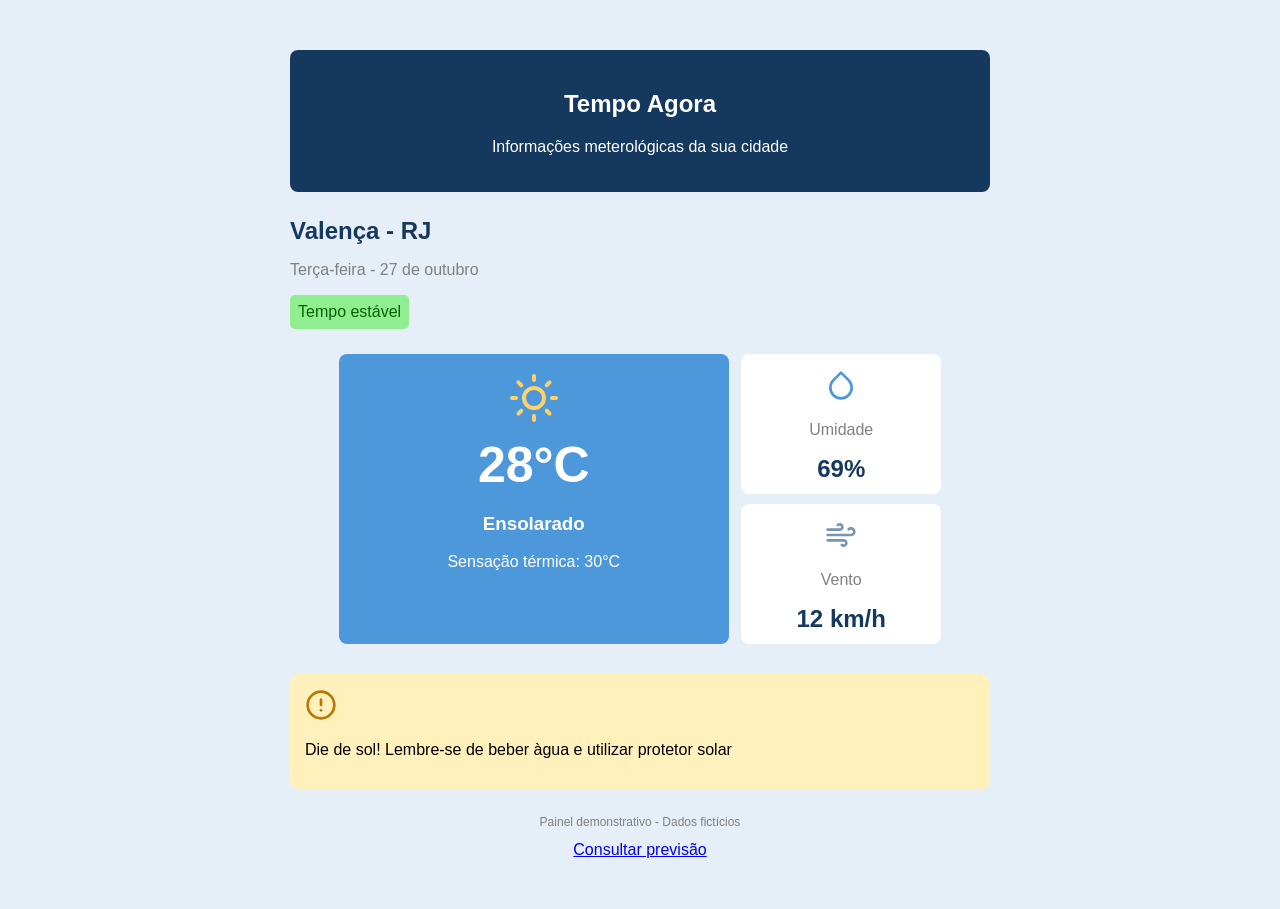
<file: Display/index.html>
<!DOCTYPE html>
<html lang="pt-BR">

<head>
    <meta charset="UTF-8">
    <meta name="viewport" content="width=device-width, initial-scale=1.0">
    <link rel="stylesheet" href="style.css">
    <title>Display</title>
</head>

<body>

    <main class="container">
        <section class="cabecalho">
            <h1>Tempo Agora</h1>
            <p>Informações meterológicas da sua cidade</p>
        </section>

        <section class="cidade">
            <h2>Valença - RJ</h2>
            <p>Terça-feira - 27 de outubro</p>
            <span>Tempo estável</span>
        </section>

        <section class="previsao">
            <div class="temperatura">
                <img src="assets/sun.svg" alt="Ìcone do sol" />
                <h1>28°C</h1>
                <h3>Ensolarado</h3>
                <p>Sensação térmica: 30°C</p>
            </div>

            <div class="detalhes">
                <article class="informacao">
                    <img src="assets/droplet.svg" alt="Ìcone de umidade" />
                    <p>Umidade</p>
                    <h2>69%</h2>
                </article>

                <article class="informacao">
                    <img src="assets/wind.svg" alt="Ìcone de vento" />
                    <p>Vento</p>
                    <h2>12 km/h</h2>
                </article>
            </div>
        </section>

        <section class="dica">
            <img src="assets/alert-circle.svg" alt="Ìcone de alerta" />
            <p>
                Die de sol! Lembre-se de beber
                àgua e utilizar protetor solar
            </p>
        </section>

        <section class="rodape">
            <p>Painel demonstrativo - Dados fictícios</p>

            <a href="https://www.climatempo.com.br/" target="_blank" rel="noopener noreferrer">
                Consultar previsão
            </a>

        </section>
    </main>

</body>

</html>
</file>
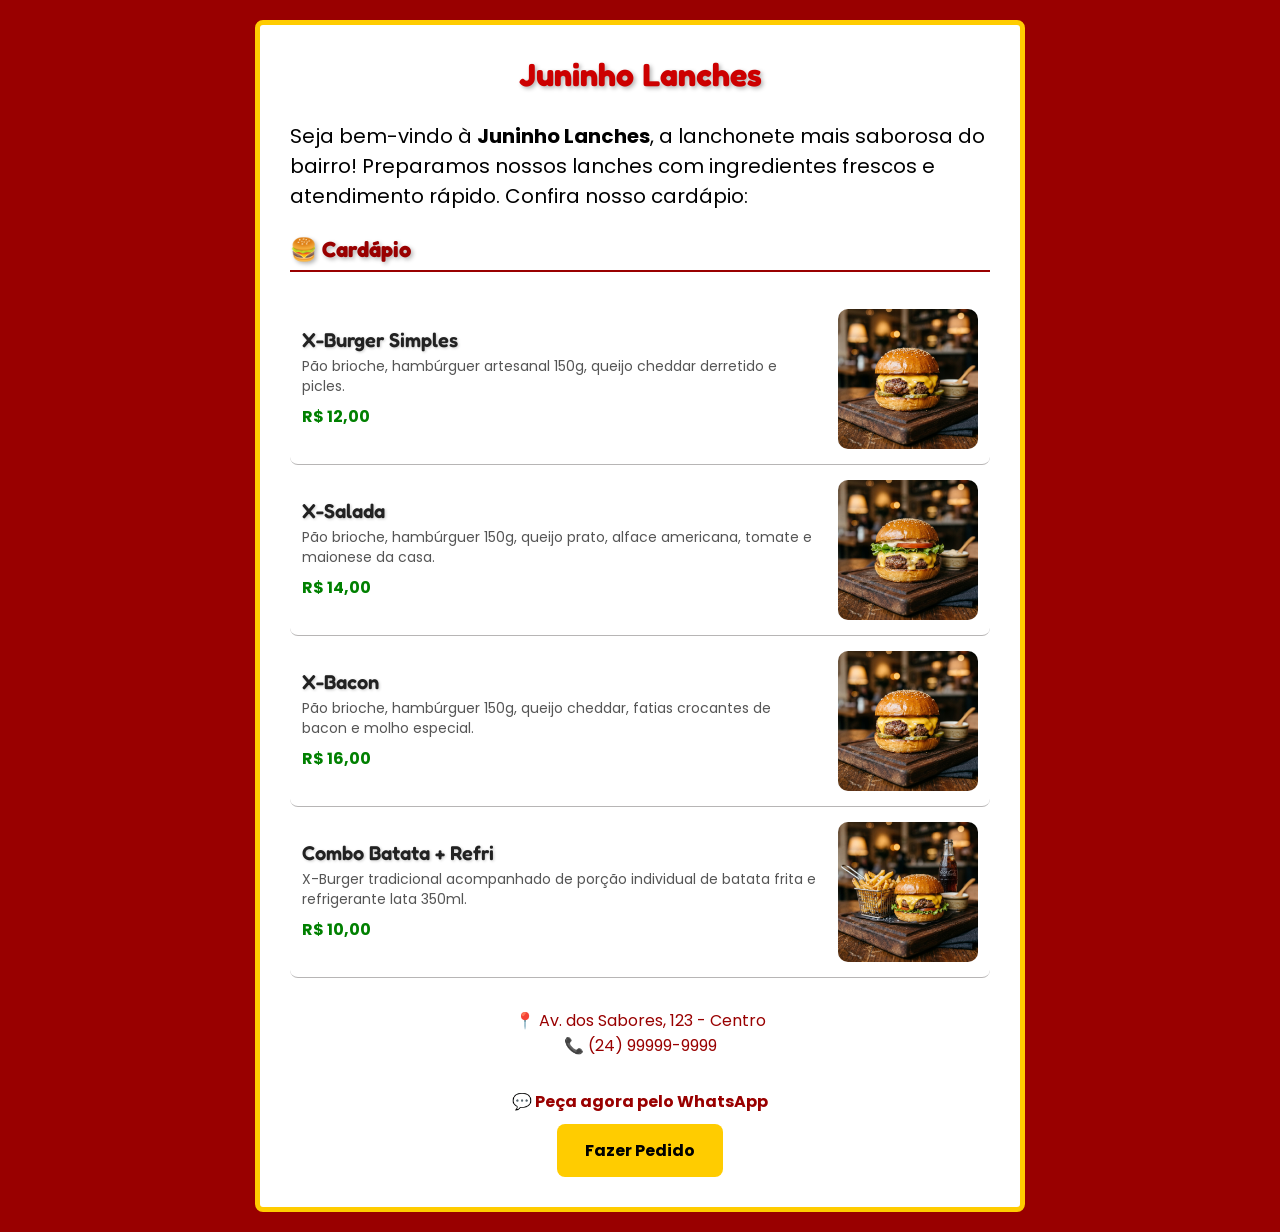
<file: Juninho Lanches/index.html>
<!DOCTYPE html>
<html lang="pt-BR">
<head>
    <meta charset="UTF-8">
    <meta name="viewport" content="width=device-width, initial-scale=1.0">
    <link rel="preconnect" href="https://fonts.googleapis.com">
    <link rel="preconnect" href="https://fonts.gstatic.com" crossorigin>
    <link href="https://fonts.googleapis.com/css2?family=Fredoka:wght@600;700&family=Poppins:wght@400;600;700&display=swap" rel="stylesheet">

    <link rel="stylesheet" href="style.css">
    <title>Juninho Lanches</title>
</head>
<body>
    <div class="container">

        <h2>Juninho Lanches</h2>

        <p class="sub-titulo">Seja bem-vindo à <strong>Juninho Lanches</strong>, 
        a lanchonete mais saborosa do bairro! Preparamos nossos lanches com ingredientes 
        frescos e atendimento rápido. Confira nosso cardápio:</p>

        <h3>🍔 Cardápio</h3>

        <div class="item-cardapio">
            <div class="info-lanche">
                <span class="nome-lanche">X-Burger Simples</span>
                <p class="descricao">Pão brioche, hambúrguer artesanal 150g, queijo cheddar derretido e picles.</p>
                <span class="preco">R$ 12,00</span>
            </div>
            <img src="assets/X-Burger.jpg" alt="X-Burger">
        </div>

        <div class="item-cardapio">
            <div class="info-lanche">
                <span class="nome-lanche">X-Salada</span>
                <p class="descricao">Pão brioche, hambúrguer 150g, queijo prato, alface americana, tomate e maionese da casa.</p>
                <span class="preco">R$ 14,00</span>
            </div>
            <img src="assets/X-Salada.jpg" alt="X-Salada">
        </div>

        <div class="item-cardapio">
            <div class="info-lanche">
                <span class="nome-lanche">X-Bacon</span>
                <p class="descricao">Pão brioche, hambúrguer 150g, queijo cheddar, fatias crocantes de bacon e molho especial.</p>
                <span class="preco">R$ 16,00</span>
            </div>
            <img src="assets/X-Bacon.jpg" alt="X-Bacon">
        </div>

        <div class="item-cardapio">
            <div class="info-lanche">
                <span class="nome-lanche">Combo Batata + Refri</span>
                <p class="descricao">X-Burger tradicional acompanhado de porção individual de batata frita e refrigerante lata 350ml.</p>
                <span class="preco">R$ 10,00</span>
            </div>
            <img src="assets/Combo.jpg" alt="Combo">
        </div>

        <p class="endereco">
            📍 Av. dos Sabores, 123 - Centro <br> 📞 (24) 99999-9999
        </p>

        <h4>💬 Peça agora pelo WhatsApp</h4>

        <a href="https://wa.me/99999-9999" target="_blank" style="text-decoration: none;">
            <button>Fazer Pedido</button>
        </a>

    </div>
</body>
</html>
</file>
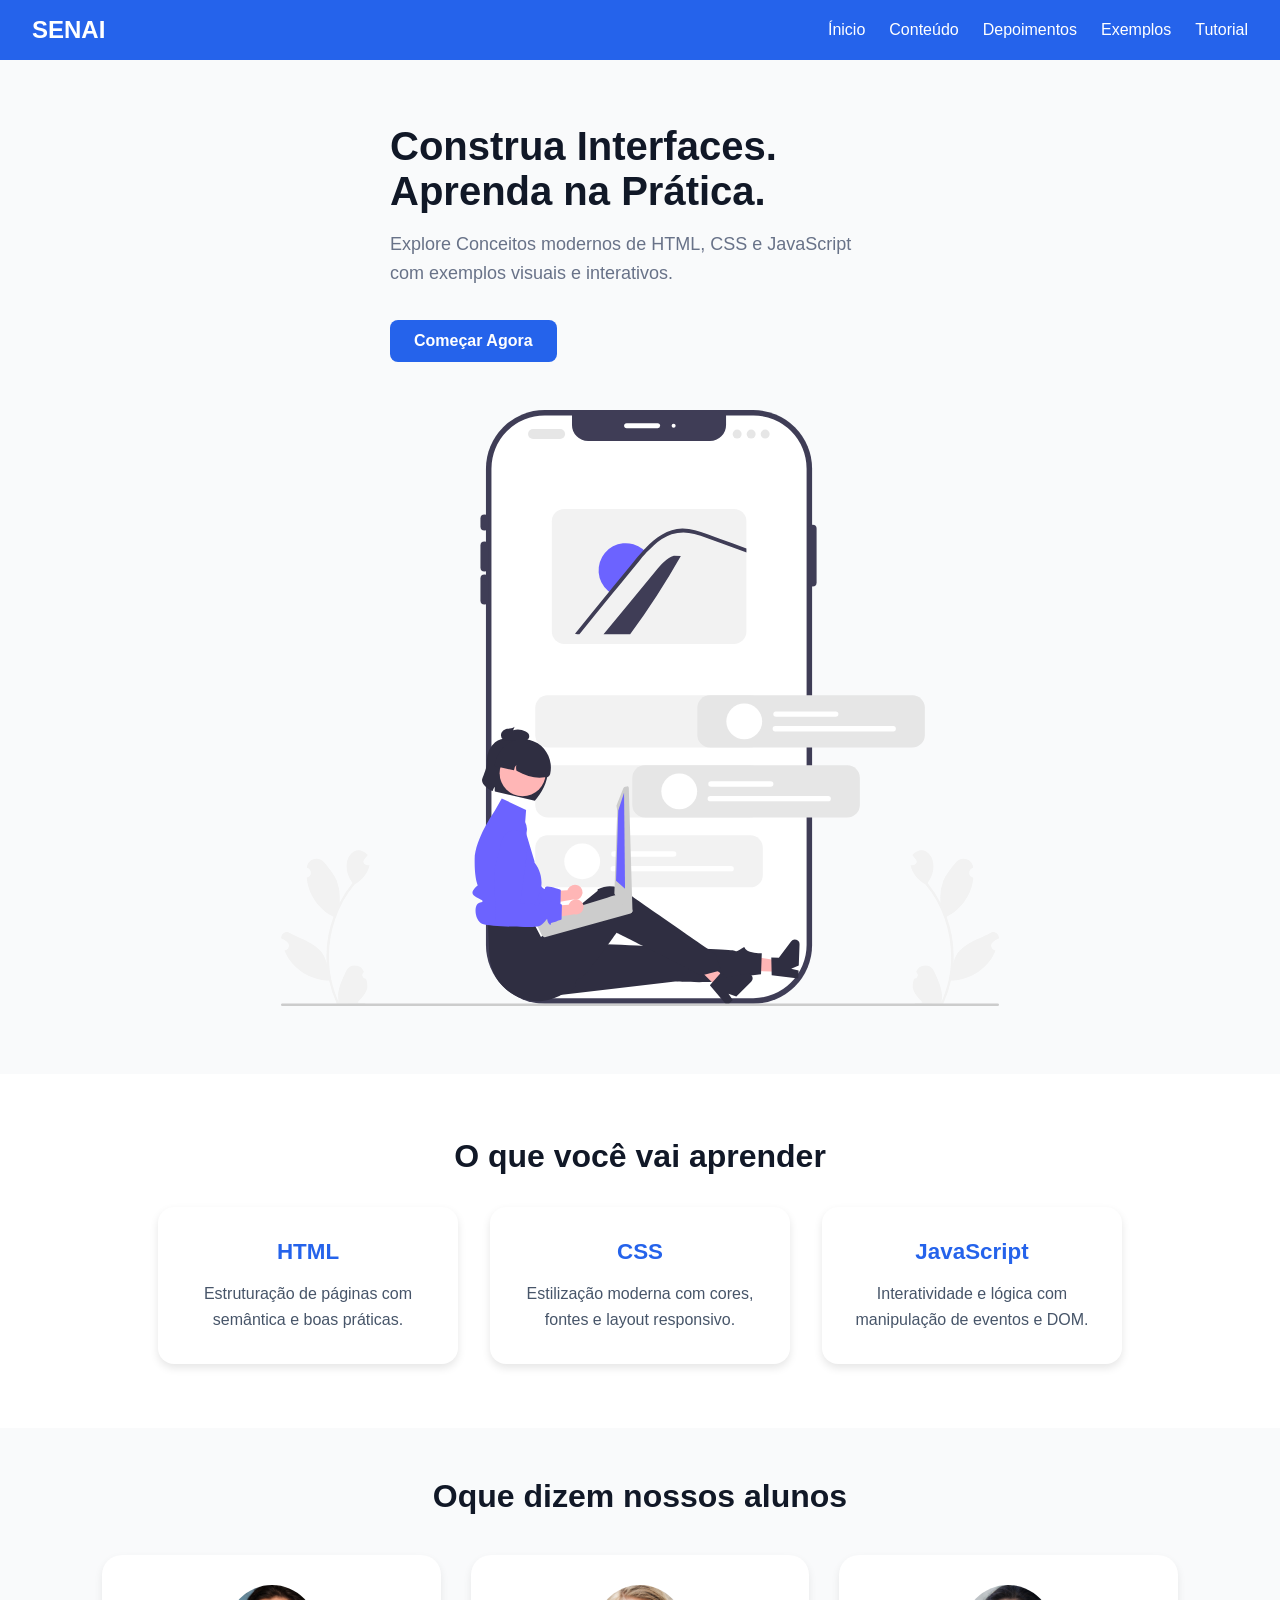
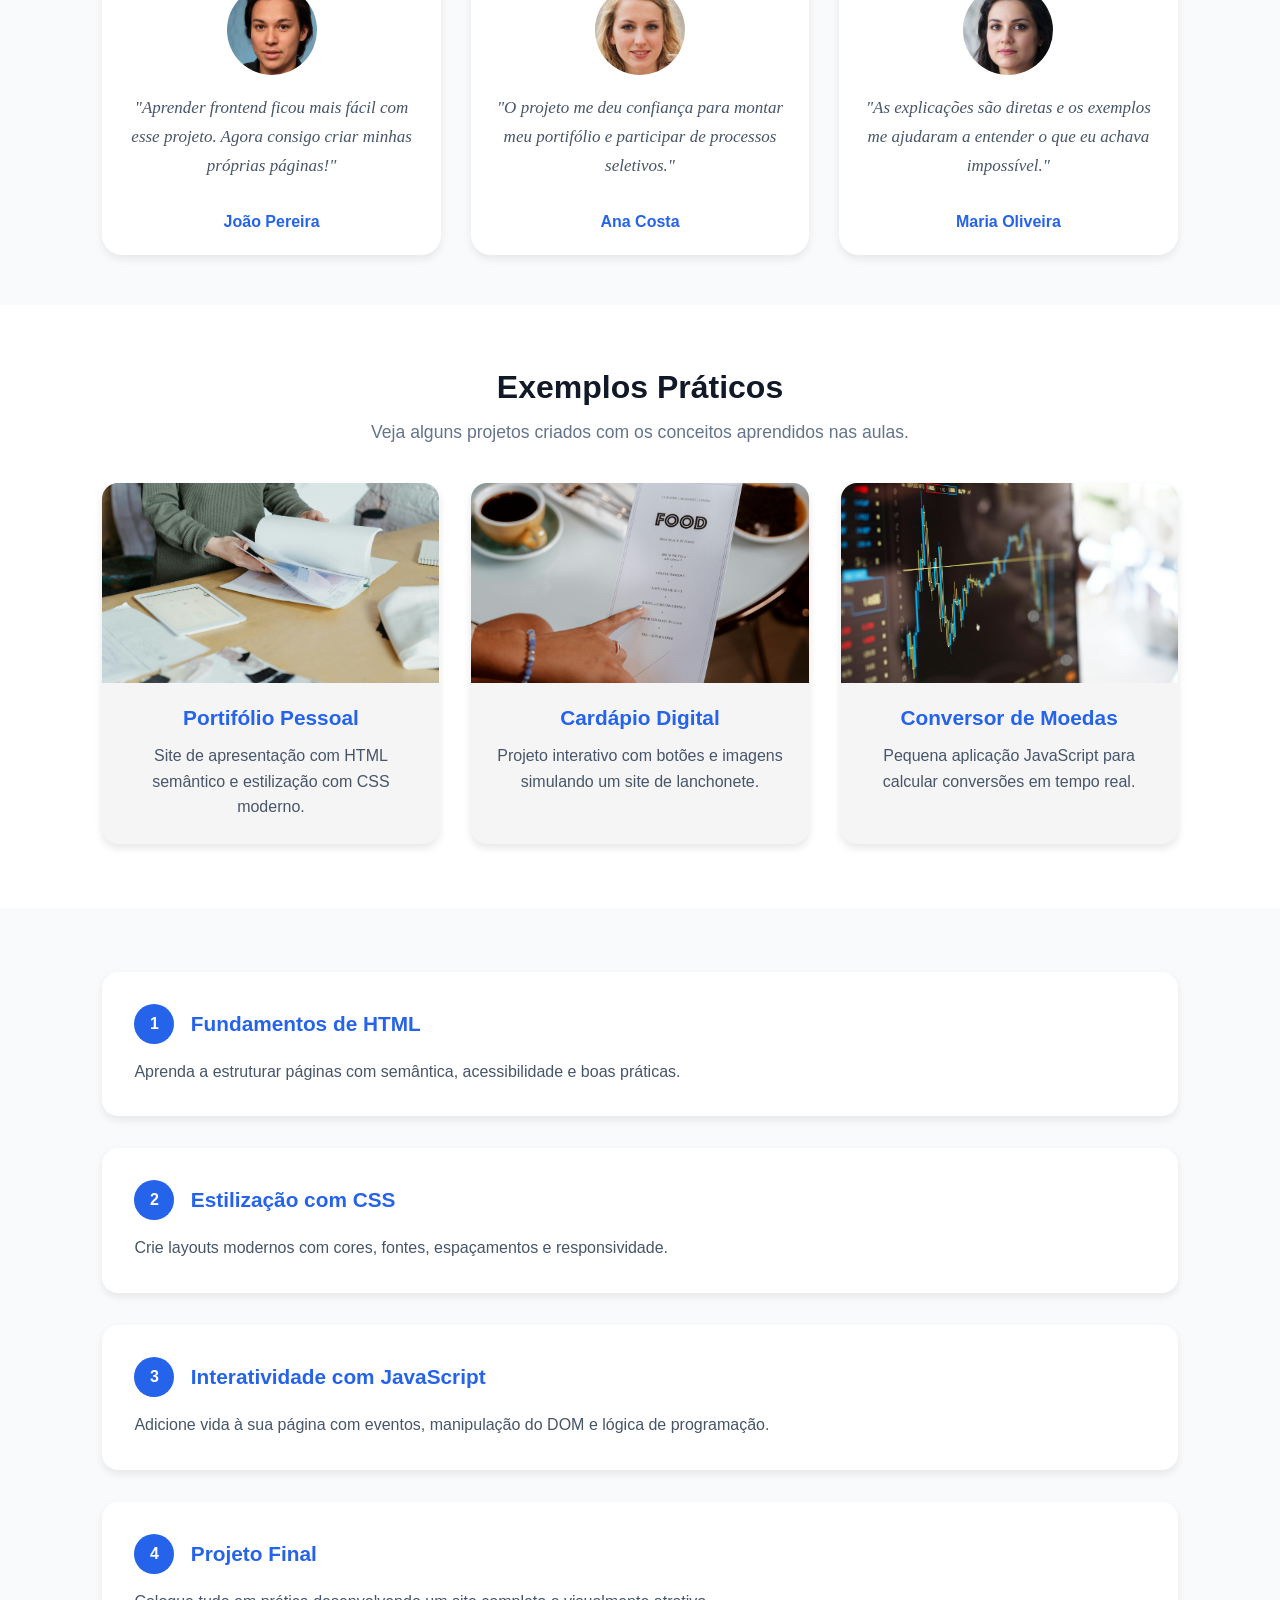
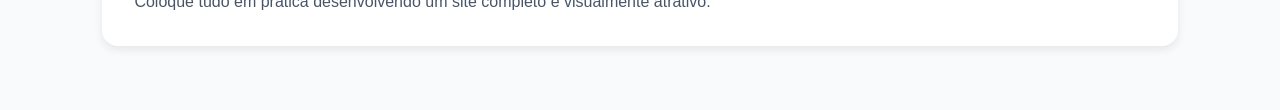
<file: lending-page/index.html>
<!DOCTYPE html>
<html lang="pt-BR">

<head>
    <meta charset="UTF-8">
    <meta name="viewport" content="width=device-width, initial-scale=1.0">
    <title>SENAI</title>
    <link rel="icon" href="assets/aluno1.jpg" type="image">
    <link rel="stylesheet" href="style.css">
</head>

<body>
    <nav class="navbar">
        <div class="logo">SENAI</div>

        <button class="menu-toggle" aria-label="Abrir menu">
            <span class="bar"></span>
            <span class="bar"></span>
            <span class="bar"></span>
        </button>

        <ul class="nav-links">
            <li><a href="#">Ínicio</a></li>
            <li><a href="#">Conteúdo</a></li>
            <li><a href="#">Depoimentos</a></li>
            <li><a href="#">Exemplos</a></li>
            <li><a href="#">Tutorial</a></li>
        </ul>
    </nav>

    <main>

        <section class="hero">
            <div class="hero-texto">
                <h1>Construa Interfaces. Aprenda na Prática.</h1>
                <p>Explore Conceitos modernos de HTML, CSS e JavaScript
                    com exemplos visuais e interativos.
                </p>
                <a href="https://wa.me/5599999993" class="btn-cta" target="_blank" rel="noopener noreferrer">Começar
                    Agora</a>
            </div>

            <div class="hero-iamgem">
                <img src="assets/hero-illustration.svg" alt="Foto de um Design">
            </div>
        </section>

        <section class="conteudo">
            <h2>O que você vai aprender</h2>
            <div class="cards">
                <div class="card">
                    <h3>HTML</h3>
                    <p>Estruturação de páginas com semântica e boas práticas.</p>
                </div>
                <div class="card">
                    <h3>CSS</h3>
                    <p>Estilização moderna com cores, fontes e layout responsivo.</p>
                </div>
                <div class="card">
                    <h3>JavaScript</h3>
                    <p>Interatividade e lógica com manipulação de eventos e DOM.</p>
                </div>
            </div>
        </section>

        <section class="depoimentos">
            <h2>Oque dizem nossos alunos</h2>
            <div class="depoimentos-grid">
                <div class="depoimento">
                    <img src="assets/aluno1.jpg" alt="Foto do aluno João">
                    <p>"Aprender frontend ficou mais fácil com esse projeto.
                        Agora consigo criar minhas próprias páginas!"</p>
                    <span>João Pereira</span>
                </div>
                <div class="depoimento">
                    <img src="assets/aluno3.png" alt="Foto da aluna Ana">
                    <p>"O projeto me deu confiança para montar meu portifólio e participar de
                        processos seletivos."</p>
                    <span>Ana Costa</span>
                </div>
                <div class="depoimento">
                    <img src="assets/aluno2.jpg" alt="Foto da aluna Maria">
                    <p>"As explicações são diretas e os exemplos me ajudaram a entender
                        o que eu achava impossível."</p>
                    <span>Maria Oliveira</span>
                </div>
            </div>
        </section>

        <section class="exemplos">
            <h2>Exemplos Práticos</h2>
            <p class="exemplos-descricao">Veja alguns projetos criados com os conceitos aprendidos nas aulas.</p>
            <div class="exemplos-grid">
                <div class="exemplo-card">
                    <img src="assets/exemplo1.jpg" alt="Exemplo de página html">
                    <h3>Portifólio Pessoal</h3>
                    <p>Site de apresentação com HTML semântico e estilização com CSS moderno.</p>
                </div>
                <div class="exemplo-card">
                    <img src="assets/exemplo2.jpg" alt="Exemplo de cardápio digital">
                    <h3>Cardápio Digital</h3>
                    <p>Projeto interativo com botões e imagens simulando um site de lanchonete.</p>
                </div>
                <div class="exemplo-card">
                    <img src="assets/exemplo3.jpg" alt="Exemplo de conversor de moedas">
                    <h3>Conversor de Moedas</h3>
                    <p>Pequena aplicação JavaScript para calcular conversões em tempo real.</p>
                </div>
            </div>
        </section>

        <section class="aprendizados">
            <div class="aprendizado">
                <span class="numero">1</span>
                <h3>Fundamentos de HTML</h3>
                <p>Aprenda a estruturar páginas com semântica, acessibilidade e boas práticas.</p>
            </div>

            <div class="aprendizado">
                <span class="numero">2</span>
                <h3>Estilização com CSS</h3>
                <p>Crie layouts modernos com cores, fontes, espaçamentos e responsividade.</p>
            </div>

            <div class="aprendizado">
                <span class="numero">3</span>
                <h3>Interatividade com JavaScript</h3>
                <p>Adicione vida à sua página com eventos, manipulação do DOM e lógica de programação.</p>
            </div>

            <div class="aprendizado">
                <span class="numero">4</span>
                <h3>Projeto Final</h3>
                <p>Coloque tudo em prática desenvolvendo um site completo e visualmente atrativo.</p>
            </div>
        </section>

    </main>

    <script>
        const toggle = document.querySelector(".menu-toggle");
        const navLinks = document.querySelector(".nav-links");

        toggle.addEventListener("click", () => {
            toggle.classList.toggle("active");
            navLinks.classList.toggle("show");
        });
    </script>

</body>

</html>
</file>
<file: Display/style.css>
body {
    font-family: 'Segoe UI', Tahoma, Geneva, Verdana, sans-serif;
    background-color: #e6eef7;
}

.container {
    width: 700px;
    margin: 30px auto;
    padding: 20px;
}

.cabecalho {
    background-color: #15385f;
    color: #fff;
    text-align: center;
    padding: 20px;
    border-radius: 8px;
}

.cidade {
    margin: 25px 0;
}

.cidade h2 {
    color: #15385f;
    margin-bottom: 5px;
}

.cidade p {
    color: gray;
}

.cidade span {
    display: inline-block;
    background-color: lightgreen;
    color: darkgreen;
    padding: 8px;
    border-radius: 5px;
}

.previsao {
    text-align: center;
}

.temperatura {
    display: inline-block;
    width: 350px;
    height: 250px;
    background-color: #4d98da;
    color: #fff;
    text-align: center;
    padding: 20px;
    border-radius: 8px;
}

.temperatura h1 {
    font-size: 50px;
    margin: 10px;
}

.detalhes {
    display: inline-block;
    vertical-align: top;
    width: 200px;
    margin-left: 8px;
}

.informacao {
    background-color: #fff;
    height: 110px;
    padding: 15px;
    margin-bottom: 10px;
    border-radius: 8px;
}

.informacao h2 {
    margin: 8px;
    color: #15385f;
}

.informacao p {
    color: gray;
}

.dica {
    background-color: #fff0bc;
    padding: 15px;
    margin-top: 20px;
    border-radius: 10px;
}

.dica h3 {
    color: #926100;
    display: inline-block;
}

.rodape {
    text-align: center;
    margin-top: 25px;
}

.rodape p {
    color: gray;
    font-size: 12px;
}
</file>
<file: Juninho Lanches/style.css>
html {
    font-size: 16px;
}

body {
    font-family: 'Poppins', sans-serif;
    background-color: #990000;
    margin: 0;
    padding: 20px;
}

.container {
    max-width: 700px;
    margin: 0 auto;
    padding: 30px;
    background-color: #ffffff;
    border: 5px solid #ffcc00;
    border-radius: 8px;
}

h2 {
    font-family: 'Fredoka', sans-serif;
    color: #cc0000;
    text-align: center;
    font-size: 32px;
    margin-top: 0;
    text-shadow: 2px 2px 4px rgba(0, 0, 0, 0.3);
}

h3 {
    font-family: 'Fredoka', sans-serif;
    color: #990000;
    border-bottom: 2px solid #990000;
    padding-bottom: 8px;
    margin-top: 25px;
    font-size: 22px;
    text-shadow: 2px 2px 4px rgba(0, 0, 0, 0.3);
}

.item-cardapio {
    display: flex;
    align-items: center;
    justify-content: space-between;
    gap: 20px;
    border-bottom: 1px solid #b7b5b5;
    padding: 15px 12px;
    border-radius: 8px;
    transition: all 0.3s ease;
}

.item-cardapio:hover {
    background-color: #fff9e6;
    transform: translateY(-3px);
    box-shadow: 0 4px 12px rgba(0, 0, 0, 0.08);
}

.info-lanche {
    flex: 1;
}

.nome-lanche {
    font-family: 'Fredoka', sans-serif;
    display: block;
    font-weight: 600;
    font-size: 20px;
    color: #222222;
    margin-bottom: 5px;
}

.descricao {
    margin: 0 0 8px 0;
    font-size: 14px;
    color: #555555;
    line-height: 1.4;
}

.preco {
    font-weight: bold;
    font-size: 16px;
    color: #008000;
}

img {
    width: 140px;
    height: 140px;
    object-fit: cover;
    display: block;
    border-radius: 10px;
}

h4 {
    color: #990000;
    text-align: center;
    margin-top: 30px;
    margin-bottom: 10px;
}

button {
    font-family: 'Poppins', sans-serif;
    display: block;
    margin: 10px auto 0 auto;
    background-color: #ffcc00;
    color: #000000;
    font-weight: bold;
    padding: 14px 28px;
    border: none;
    border-radius: 8px;
    font-size: 16px;
    cursor: pointer;
    transition: all 0.2s ease;
}

button:hover {
    background-color: #e6b800;
    transform: scale(1.03);
}

.endereco {
    color: #990000;
    text-align: center;
    margin-top: 30px;
    margin-bottom: 10px;
    line-height: 1.6;
}

.sub-titulo {
    font-size: 20px;
}

.nome-lanche {
    text-shadow: 1px 1px 3px rgba(0, 0, 0, 0.2);
}
</file>
<file: lending-page/style.css>
* {
    margin: 0;
    box-sizing: border-box;
}

body {
    font-family: 'Segoe UI', Tahoma, Geneva, Verdana, sans-serif;
    background-color: #f9fafb;
    color: #111827;
}

.navbar {
    background-color: #2563eb;
    display: flex;
    padding: 1rem 2rem;
    justify-content: space-between;
    align-items: center;
}

.logo {
    color: #fff;
    font-size: 1.5rem;
    font-weight: bold;
}

.nav-links {
    list-style: none;
    display: flex;
    gap: 1.5rem;
}

.nav-links a {
    color: #fff;
    text-decoration: none;
    font-weight: 500;
    transition: color 0.3s;
}

.nav-links a:hover {
    color: #dbeafe;
}

.hero {
    display: flex;
    flex-wrap: wrap;
    align-items: center;
    justify-content: center;
    gap: 3rem;
    padding: 4rem 2rem;
    background-color: #f9fafb;
}

.hero-texto {
    max-width: 500px;
}

.hero-texto h1 {
    font-size: 2.5rem;
    color: #111827;
    margin-bottom: 1rem;
}

.hero-texto p {
    font-size: 1.125rem;
    color: #687288;
    margin-bottom: 2rem;
    line-height: 1.6;
}

.hero-imagem {
    text-align: center;
}

.hero-imagem img {
    max-width: 80%;
    height: auto;
}

.btn-cta {
    display: inline-block;
    background-color: #2563eb;
    color: #ffffff;
    padding: 0.75rem 1.5rem;
    border-radius: 0.5rem;
    text-decoration: none;
    font-weight: 600;
    transition: 0.3s;
}

.btn-cta:hover {
    background-color: #1d4ed8;
    transform: translateY(-3px);
}

.conteudo {
    padding: 4rem 2rem;
    background-color: #ffffff;
    text-align: center;
}

.conteudo h2 {
    font-size: 2rem;
    color: #111827;
    margin-bottom: 2rem;
}

.cards {
    display: flex;
    flex-wrap: wrap;
    justify-content: center;
    gap: 2rem;
}

.card {
    background-color: #ffffff;
    padding: 2rem;
    border-radius: 1rem;
    max-width: 300px;
    box-shadow: 0 4px 8px rgba(0, 0, 0, 0.1);
    transition: transform 0.3s, box-shadow 0.3s;
}

.card:hover {
    transform: translateY(-5px);
    box-shadow: 0 8px 16px rgba(0, 0, 0, 0.15);
}

.card h3 {
    color: #2563eb;
    font-size: 1.4rem;
    margin-bottom: 1rem;
}

.card p {
    color: #475569;
    font-size: 1rem;
    line-height: 1.6;
}

.depoimentos {
    padding: 50px 8%;
    text-align: center;
    background-color: #f9fafb;
}

.depoimentos h2 {
    font-size: 32px;
    color: #111827;
    margin-bottom: 40px;
}

.depoimentos-grid {
    display: grid;
    grid-template-columns: repeat(3, 1fr);
    gap: 30px;
}

.depoimento {
    background-color: #ffffff;
    padding: 30px 25px;
    border-radius: 20px;
    box-shadow: 0 4px 8px rgba(0, 0, 0, 0.08);
    transition: 0.3s;
    height: 300px;
}

.depoimento:hover {
    transform: translateY(-6px);
    box-shadow: 0 8px 16px rgba(0, 0, 0, 0.12);
}

.depoimento img {
    width: 90px;
    height: 90px;
    border-radius: 50%;
    object-fit: cover;
    margin-bottom: 15px;
}

.depoimento p {
    font-size: 17px;
    color: #475569;
    font-family: Georgia, serif;
    font-style: italic;
    line-height: 1.7;
}

.depoimento span {
    display: block;
    color: #2563eb;
    font-weight: bold;
    margin-top: 32px;
}

.exemplos {
    padding: 4rem 8%;
    background-color: #ffffff;
    text-align: center;
}

.exemplos h2 {
    font-size: 2rem;
    color: #111827;
    margin-bottom: 1rem;
}

.exemplos-descricao {
    color: #64748b;
    font-size: 1.1rem;
    margin-bottom: 2.5rem;
}

.exemplos-grid {
    display: grid;
    grid-template-columns: repeat(3, 1fr);
    gap: 2rem;
}

.exemplo-card {
    background-color: #f5f5f5;
    border-radius: 1rem;
    overflow: hidden;
    box-shadow: 0 4px 8px rgba(0, 0, 0, 0.1);
    transition: transform 0.3s, box-shadow 0.3s;
}

.exemplo-card:hover {
    transform: translateY(-6px);
    box-shadow: 0 8px 16px rgba(0, 0, 0, 0.15);
}

.exemplo-card img {
    width: 100%;
    height: 200px;
    object-fit: cover;
}

.exemplo-card h3 {
    color: #2563eb;
    font-size: 1.3rem;
    margin: 1.2rem 1rem 0.8rem;
}

.exemplo-card p {
    color: #475569;
    font-size: 1rem;
    line-height: 1.6;
    padding: 0 1.2rem 1.5rem;
}

.aprendizados {
    padding: 4rem 8%;
    background-color: #f9fafb;
    display: flex;
    flex-direction: column;
    gap: 2rem;
}

.aprendizado {
    background-color: #ffffff;
    padding: 2rem;
    border-radius: 1rem;
    box-shadow: 0 4px 8px rgba(0, 0, 0, 0.08);
    transition: transform 0.3s, box-shadow 0.3s;
}

.aprendizado:hover {
    transform: translateY(-5px);
    box-shadow: 0 8px 16px rgba(0, 0, 0, 0.12);
}

.numero {
    display: inline-flex;
    align-items: center;
    justify-content: center;
    width: 40px;
    height: 40px;
    background-color: #2563eb;
    color: #ffffff;
    border-radius: 50%;
    font-weight: bold;
    margin-right: 12px;
    vertical-align: middle;
}

.aprendizado h3 {
    display: inline-block;
    color: #2563eb;
    font-size: 1.3rem;
    margin: 0;
    vertical-align: middle;
}

.aprendizado p {
    color: #475569;
    font-size: 1rem;
    line-height: 1.6;
    margin-top: 15px;
}

.menu-toggle {
    display: none;
    flex-direction: column;
    justify-content: center;
    align-items: center;
    gap: 5px;
    width: 30px;
    height: 30px;
    background: none;
    border: none;
    cursor: pointer;
    z-index: 1001;
}

.menu-toggle .bar {
    width: 100%;
    height: 3px;
    background-color: #fff;
    border-radius: 3px;
    transition: transform 0.3s ease, opacity 0.3;
}

@media (max-width: 768px) {
    .menu-toggle {
        display: flex;
    }

    .navbar {
        flex-wrap: wrap;
    }

    .nav-links {
        flex-direction: column;
        align-items: flex-start;
        width: 100%;
        background-color: #4f46e5;
        padding: 1rem 2rem;
        display: none;
        animation: slideDown 0.3s ease forwards;
    }

    .nav-links.show {
        display: flex;
    }

    @keyframes slideDown {
        from {
            opacity: 0;
            transform: translateY(-10px);
        }

        to {
            opacity: 1;
            transform: translateY(0);
        }
    }

    .menu-toggle.active .bar:nth-child(1) {
        transform: translateY(8px) rotate(45deg);
    }
    .menu-toggle.active .bar:nth-child(2) {
        opacity: 0;
    }

    .menu-toggle.active .bar:nth-child(3) {
        transform: translateY(-8px) rotate(-45deg);
    }

}
</file>
